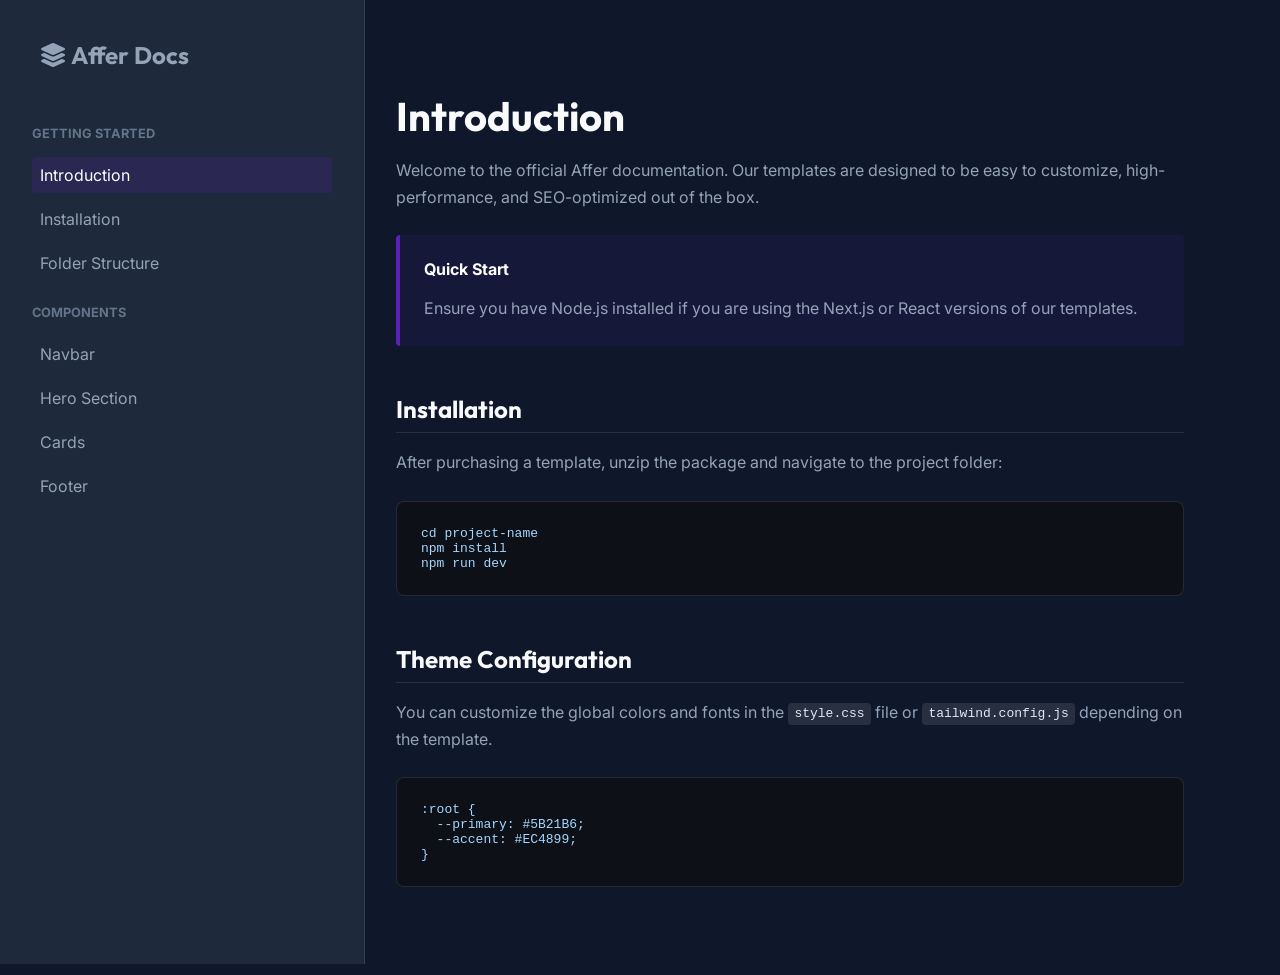
<file: docs.html>
<!DOCTYPE html>
<html lang="en">

<head>
    <meta charset="UTF-8">
    <meta name="viewport" content="width=device-width, initial-scale=1.0">
    <title>Documentation | Affer</title>
    <link rel="stylesheet" href="https://cdnjs.cloudflare.com/ajax/libs/font-awesome/6.4.0/css/all.min.css">
    <link
        href="https://fonts.googleapis.com/css2?family=Inter:wght@400;500;600&family=Outfit:wght@500;700;800&display=swap"
        rel="stylesheet">
    <style>
        :root {
            --primary: #5B21B6;
            --text: #F8FAFC;
            --text-muted: #94A3B8;
            --bg: #0F172A;
            --bg-sec: #1E293B;
            --code-bg: #0d1117;
        }

        body {
            margin: 0;
            font-family: 'Inter', sans-serif;
            background: var(--bg);
            color: var(--text);
            display: flex;
        }

        /* Sidebar */
        .sidebar {
            width: 300px;
            height: 100vh;
            background: var(--bg-sec);
            padding: 2rem;
            position: fixed;
            border-right: 1px solid rgba(255, 255, 255, 0.1);
        }

        .logo {
            font-family: 'Outfit', sans-serif;
            font-size: 1.5rem;
            font-weight: 700;
            display: flex;
            align-items: center;
            gap: 0.5rem;
            margin-bottom: 3rem;
            color: white;
            text-decoration: none;
        }

        .sidebar ul {
            list-style: none;
            padding: 0;
        }

        .sidebar li {
            margin-bottom: 0.5rem;
        }

        .sidebar a {
            color: var(--text-muted);
            text-decoration: none;
            display: block;
            padding: 0.5rem;
            border-radius: 4px;
            transition: 0.2s;
        }

        .sidebar a:hover,
        .sidebar a.active {
            background: rgba(91, 33, 182, 0.2);
            color: white;
        }

        .section-header {
            font-size: 0.8rem;
            text-transform: uppercase;
            color: #64748b;
            margin: 1.5rem 0 0.5rem;
            font-weight: 700;
        }

        /* Content */
        .content {
            margin-left: 300px;
            padding: 4rem 6rem;
            max-width: 900px;
        }

        h1 {
            font-family: 'Outfit';
            font-size: 2.5rem;
            margin-bottom: 1rem;
        }

        h2 {
            font-family: 'Outfit';
            margin-top: 3rem;
            margin-bottom: 1rem;
            border-bottom: 1px solid rgba(255, 255, 255, 0.1);
            padding-bottom: 0.5rem;
        }

        p {
            color: var(--text-muted);
            line-height: 1.7;
            margin-bottom: 1.5rem;
        }

        code {
            background: rgba(255, 255, 255, 0.1);
            padding: 0.2rem 0.4rem;
            border-radius: 4px;
            font-family: monospace;
            color: #e2e8f0;
        }

        pre {
            background: var(--code-bg);
            padding: 1.5rem;
            border-radius: 8px;
            overflow-x: auto;
            margin-bottom: 1.5rem;
            border: 1px solid rgba(255, 255, 255, 0.1);
        }

        pre code {
            background: none;
            padding: 0;
            color: #a5d6ff;
        }

        .note {
            background: rgba(91, 33, 182, 0.1);
            border-left: 4px solid var(--primary);
            padding: 1.5rem;
            border-radius: 4px;
            margin-bottom: 1.5rem;
        }

        .note h4 {
            margin: 0 0 0.5rem;
            color: white;
        }
    </style>
</head>

<body>
    <nav class="sidebar">
        <a href="index.html" class="logo"><i class="fas fa-layer-group"></i> Affer Docs</a>

        <div class="section-header">Getting Started</div>
        <ul>
            <li><a href="#" class="active">Introduction</a></li>
            <li><a href="#">Installation</a></li>
            <li><a href="#">Folder Structure</a></li>
        </ul>

        <div class="section-header">Components</div>
        <ul>
            <li><a href="#">Navbar</a></li>
            <li><a href="#">Hero Section</a></li>
            <li><a href="#">Cards</a></li>
            <li><a href="#">Footer</a></li>
        </ul>
    </nav>

    <main class="content">
        <h1>Introduction</h1>
        <p>Welcome to the official Affer documentation. Our templates are designed to be easy to customize,
            high-performance, and SEO-optimized out of the box.</p>

        <div class="note">
            <h4>Quick Start</h4>
            <p style="margin-bottom: 0;">Ensure you have Node.js installed if you are using the Next.js or React
                versions of our templates.</p>
        </div>

        <h2>Installation</h2>
        <p>After purchasing a template, unzip the package and navigate to the project folder:</p>
        <pre><code>cd project-name
npm install
npm run dev</code></pre>

        <h2>Theme Configuration</h2>
        <p>You can customize the global colors and fonts in the <code>style.css</code> file or
            <code>tailwind.config.js</code> depending on the template.</p>
        <pre><code>:root {
  --primary: #5B21B6;
  --accent: #EC4899;
}</code></pre>
    </main>
</body>

</html>
</file>
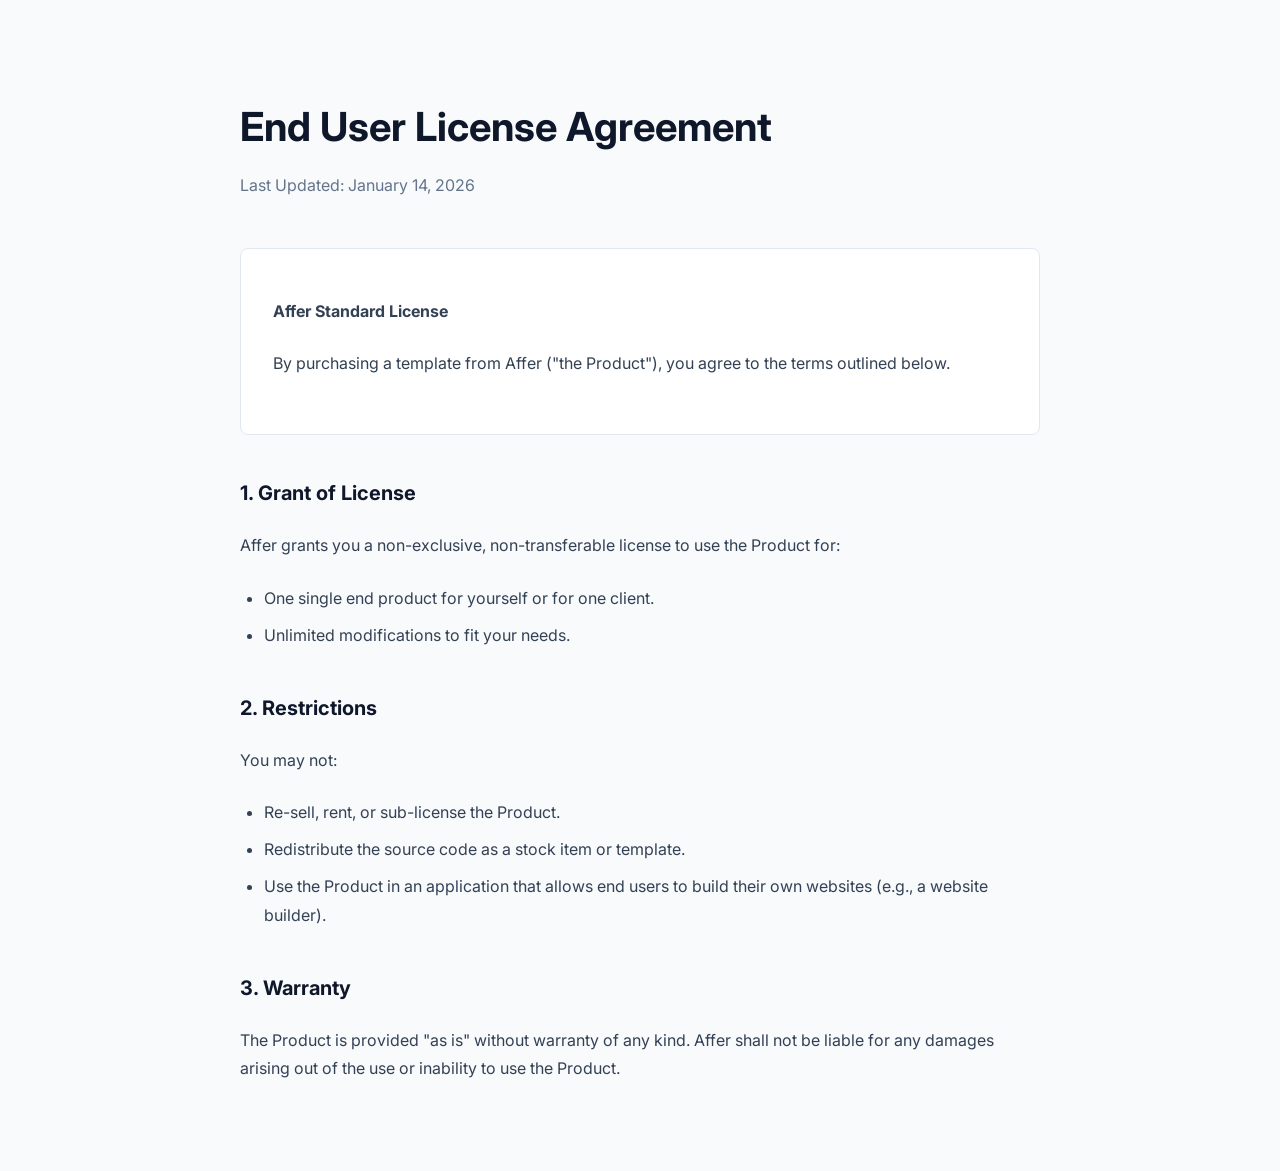
<file: license.html>
<!DOCTYPE html>
<html lang="en">

<head>
    <meta charset="UTF-8">
    <meta name="viewport" content="width=device-width, initial-scale=1.0">
    <title>License Agreement | Affer</title>
    <link href="https://fonts.googleapis.com/css2?family=Inter:wght@400;600&display=swap" rel="stylesheet">
    <style>
        body {
            font-family: 'Inter', sans-serif;
            line-height: 1.8;
            color: #334155;
            max-width: 800px;
            margin: 0 auto;
            padding: 4rem 2rem;
            background: #f8fafc;
        }

        h1 {
            font-size: 2.5rem;
            color: #0f172a;
            margin-bottom: 0.5rem;
        }

        .date {
            color: #64748b;
            margin-bottom: 3rem;
            display: block;
        }

        h3 {
            color: #0f172a;
            margin-top: 2.5rem;
            font-size: 1.25rem;
        }

        p {
            margin-bottom: 1.5rem;
        }

        ul {
            margin-bottom: 1.5rem;
            padding-left: 1.5rem;
        }

        li {
            margin-bottom: 0.5rem;
        }

        .box {
            background: white;
            padding: 2rem;
            border-radius: 8px;
            border: 1px solid #e2e8f0;
            margin-bottom: 2rem;
        }
    </style>
</head>

<body>
    <h1>End User License Agreement</h1>
    <span class="date">Last Updated: January 14, 2026</span>

    <div class="box">
        <p><strong>Affer Standard License</strong></p>
        <p>By purchasing a template from Affer ("the Product"), you agree to the terms outlined below.</p>
    </div>

    <h3>1. Grant of License</h3>
    <p>Affer grants you a non-exclusive, non-transferable license to use the Product for:</p>
    <ul>
        <li>One single end product for yourself or for one client.</li>
        <li>Unlimited modifications to fit your needs.</li>
    </ul>

    <h3>2. Restrictions</h3>
    <p>You may not:</p>
    <ul>
        <li>Re-sell, rent, or sub-license the Product.</li>
        <li>Redistribute the source code as a stock item or template.</li>
        <li>Use the Product in an application that allows end users to build their own websites (e.g., a website
            builder).</li>
    </ul>

    <h3>3. Warranty</h3>
    <p>The Product is provided "as is" without warranty of any kind. Affer shall not be liable for any damages arising
        out of the use or inability to use the Product.</p>
</body>

</html>
</file>
